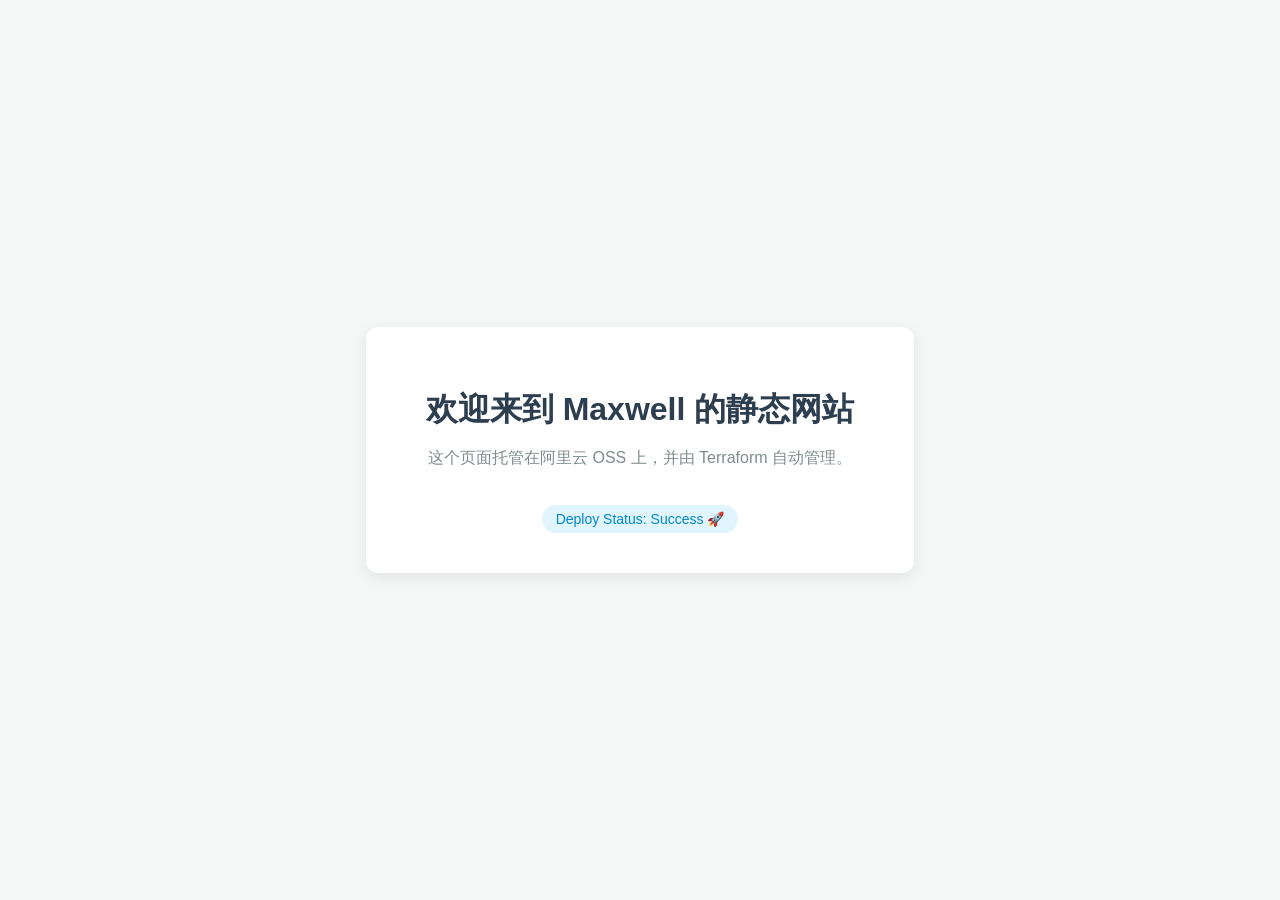
<file: alicloud-oss-static-website/index.html>
<!DOCTYPE html>
<html lang="zh-CN">
<head>
    <meta charset="UTF-8">
    <meta name="viewport" content="width=device-width, initial-scale=1.0">
    <title>Maxwell OSS Static Site</title>
    <style>
        body {
            font-family: -apple-system, BlinkMacSystemFont, "Segoe UI", Roboto, "Helvetica Neue", Arial, sans-serif;
            background-color: #f4f7f6;
            color: #333;
            display: flex;
            justify-content: center;
            align-items: center;
            height: 100vh;
            margin: 0;
        }
        .container {
            text-align: center;
            background: #ffffff;
            padding: 40px 60px;
            border-radius: 12px;
            box-shadow: 0 4px 15px rgba(0, 0, 0, 0.08);
        }
        h1 {
            color: #2c3e50;
            margin-bottom: 10px;
        }
        p {
            color: #7f8c8d;
            font-size: 16px;
        }
        .badge {
            display: inline-block;
            margin-top: 20px;
            padding: 6px 14px;
            background-color: #e1f5fe;
            color: #0288d1;
            border-radius: 20px;
            font-size: 14px;
            font-weight: 500;
        }
    </style>
</head>
<body>
    <div class="container">
        <h1>欢迎来到 Maxwell 的静态网站</h1>
        <p>这个页面托管在阿里云 OSS 上，并由 Terraform 自动管理。</p>
        <div class="badge">Deploy Status: Success 🚀</div>
    </div>
</body>
</html>
</file>
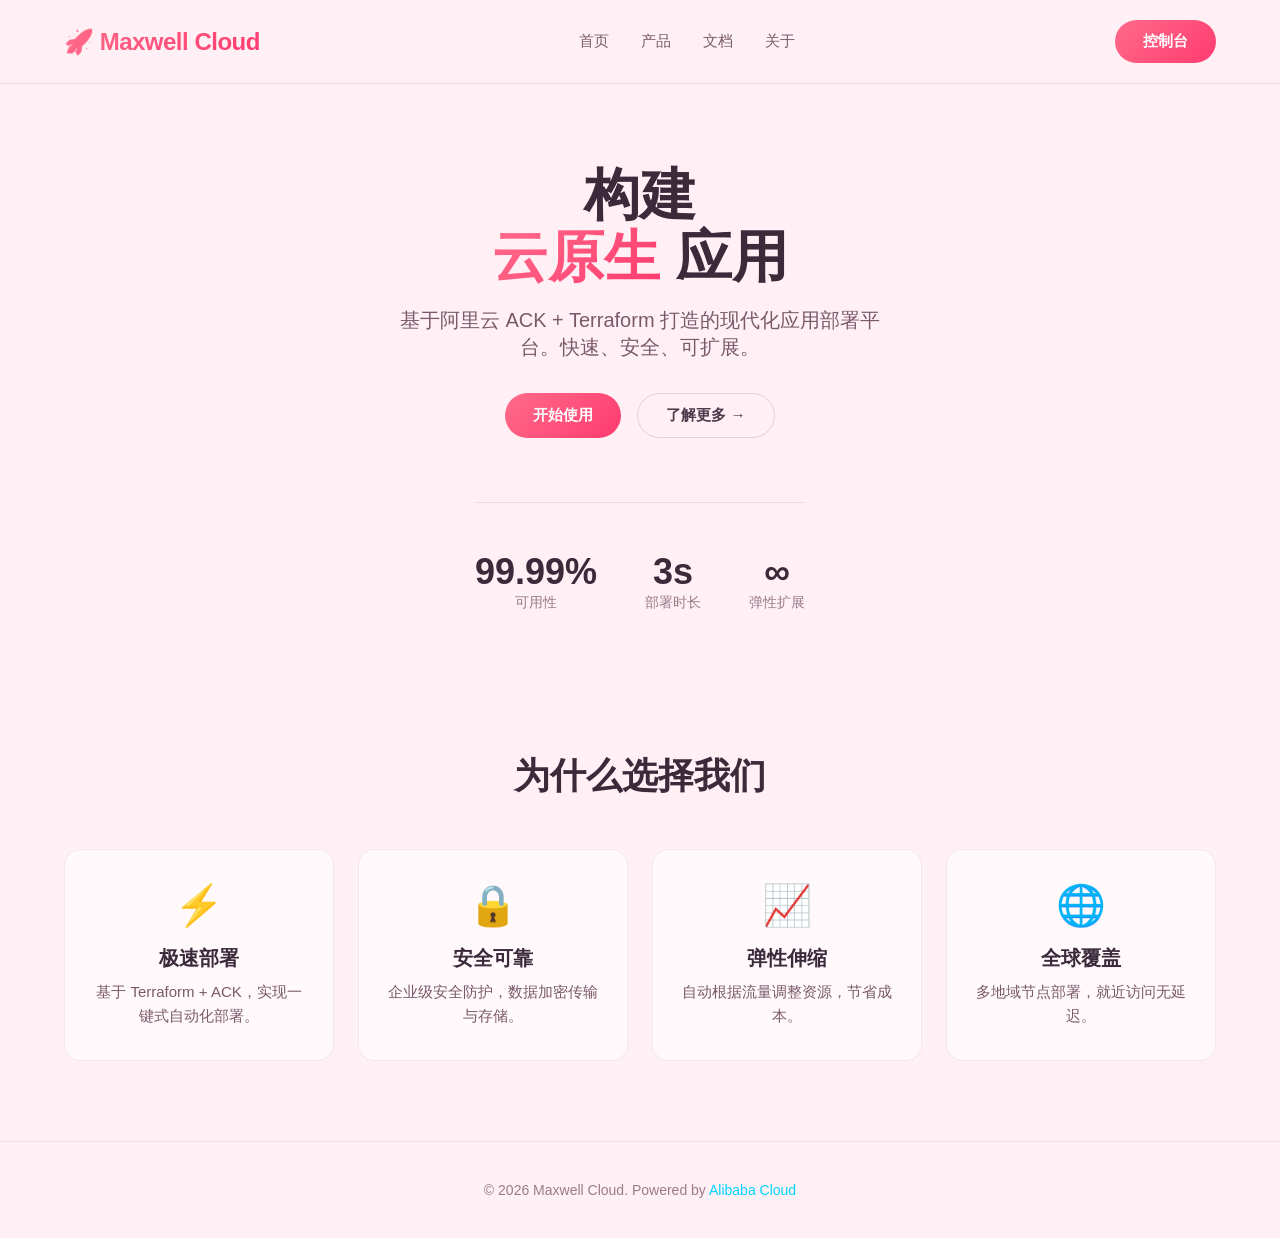
<file: alicloud-acr/web-fronted/index.html>
<!DOCTYPE html>
<html lang="zh-CN">
<head>
    <meta charset="UTF-8" />
    <meta name="viewport" content="width=device-width, initial-scale=1.0" />
    <title>Maxwell Cloud</title>
    <link rel="stylesheet" href="style.css" />
</head>
<body>

    <!-- 导航栏 -->
    <nav class="navbar">
        <div class="container">
            <div class="logo">🚀 Maxwell Cloud</div>
            <ul class="nav-links">
                <li><a href="#">首页</a></li>
                <li><a href="#">产品</a></li>
                <li><a href="#">文档</a></li>
                <li><a href="#">关于</a></li>
            </ul>
            <button class="btn-primary">控制台</button>
        </div>
    </nav>

    <!-- Hero 区域 -->
    <section class="hero">
        <div class="container">
            <div class="hero-content">
                <h1>构建<br /><span class="highlight">云原生</span> 应用</h1>
                <p>基于阿里云 ACK + Terraform 打造的现代化应用部署平台。快速、安全、可扩展。</p>
                <div class="hero-buttons">
                    <button class="btn-primary">开始使用</button>
                    <button class="btn-secondary">了解更多 →</button>
                </div>
            </div>
            <div class="hero-stats">
                <div class="stat-item">
                    <span class="stat-number">99.99%</span>
                    <span class="stat-label">可用性</span>
                </div>
                <div class="stat-item">
                    <span class="stat-number">3s</span>
                    <span class="stat-label">部署时长</span>
                </div>
                <div class="stat-item">
                    <span class="stat-number">∞</span>
                    <span class="stat-label">弹性扩展</span>
                </div>
            </div>
        </div>
    </section>

    <!-- 功能卡片 -->
    <section class="features">
        <div class="container">
            <h2>为什么选择我们</h2>
            <div class="feature-grid">
                <div class="feature-card">
                    <div class="icon">⚡</div>
                    <h3>极速部署</h3>
                    <p>基于 Terraform + ACK，实现一键式自动化部署。</p>
                </div>
                <div class="feature-card">
                    <div class="icon">🔒</div>
                    <h3>安全可靠</h3>
                    <p>企业级安全防护，数据加密传输与存储。</p>
                </div>
                <div class="feature-card">
                    <div class="icon">📈</div>
                    <h3>弹性伸缩</h3>
                    <p>自动根据流量调整资源，节省成本。</p>
                </div>
                <div class="feature-card">
                    <div class="icon">🌐</div>
                    <h3>全球覆盖</h3>
                    <p>多地域节点部署，就近访问无延迟。</p>
                </div>
            </div>
        </div>
    </section>

    <!-- 页脚 -->
    <footer>
        <div class="container">
            <p>&copy; 2026 Maxwell Cloud. Powered by <span style="color: #00d4ff;">Alibaba Cloud</span></p>
        </div>
    </footer>

</body>
</html>
</file>
<file: alicloud-acr/web-fronted/style.css>
/* ========== 全局重置 ========== */
* {
    margin: 0;
    padding: 0;
    box-sizing: border-box;
}

body {
    font-family: -apple-system, BlinkMacSystemFont, 'Segoe UI', Roboto, 'Helvetica Neue', Arial, sans-serif;
    background: #fff0f5;  /* 🔧 粉色背景（lavender blush） */
    color: #4a3a4a;
    min-height: 100vh;
}

.container {
    max-width: 1200px;
    margin: 0 auto;
    padding: 0 24px;
}

/* ========== 导航栏 ========== */
.navbar {
    padding: 20px 0;
    border-bottom: 1px solid rgba(180, 120, 140, 0.2);
    position: sticky;
    top: 0;
    z-index: 100;
    backdrop-filter: blur(16px);
    -webkit-backdrop-filter: blur(16px);
    background: rgba(255, 240, 245, 0.85);
}

.navbar .container {
    display: flex;
    align-items: center;
    justify-content: space-between;
}

.logo {
    font-size: 24px;
    font-weight: 700;
    letter-spacing: -0.5px;
    background: linear-gradient(135deg, #ff6b8a, #ff3b6f);
    -webkit-background-clip: text;
    -moz-background-clip: text;
    background-clip: text;
    -webkit-text-fill-color: transparent;
}

.nav-links {
    list-style: none;
    display: flex;
    gap: 32px;
}

.nav-links a {
    color: #7a5a6a;
    text-decoration: none;
    font-size: 15px;
    transition: color 0.3s;
}

.nav-links a:hover {
    color: #ff3b6f;
}

/* ========== 按钮 ========== */
.btn-primary {
    background: linear-gradient(135deg, #ff6b8a, #ff3b6f);
    border: none;
    padding: 12px 28px;
    border-radius: 40px;
    color: #fff;
    font-weight: 600;
    font-size: 15px;
    cursor: pointer;
    transition: transform 0.2s, box-shadow 0.3s;
}

.btn-primary:hover {
    transform: scale(1.05);
    box-shadow: 0 8px 32px rgba(255, 59, 111, 0.35);
}

.btn-secondary {
    background: transparent;
    border: 1px solid rgba(180, 120, 140, 0.3);
    padding: 12px 28px;
    border-radius: 40px;
    color: #4a3a4a;
    font-weight: 600;
    font-size: 15px;
    cursor: pointer;
    transition: background 0.3s, border-color 0.3s;
}

.btn-secondary:hover {
    background: rgba(255, 59, 111, 0.08);
    border-color: #ff3b6f;
}

/* ========== Hero 区域 ========== */
.hero {
    padding: 80px 0 60px;
}

.hero .container {
    display: flex;
    flex-direction: column;
    align-items: center;
    text-align: center;
}

.hero-content h1 {
    font-size: 56px;
    font-weight: 800;
    line-height: 1.1;
    margin-bottom: 20px;
    color: #3a2a3a;
}

.hero-content .highlight {
    background: linear-gradient(135deg, #ff6b8a, #ff3b6f);
    -webkit-background-clip: text;
    -moz-background-clip: text;
    background-clip: text;
    -webkit-text-fill-color: transparent;
}

.hero-content p {
    font-size: 20px;
    color: #7a5a6a;
    max-width: 520px;
    margin: 0 auto 32px;
}

.hero-buttons {
    display: flex;
    gap: 16px;
    justify-content: center;
    flex-wrap: wrap;
}

.hero-stats {
    display: flex;
    gap: 48px;
    margin-top: 64px;
    padding-top: 48px;
    border-top: 1px solid rgba(180, 120, 140, 0.2);
}

.stat-number {
    display: block;
    font-size: 36px;
    font-weight: 700;
    color: #3a2a3a;
}

.stat-label {
    font-size: 14px;
    color: #9a7a8a;
}

/* ========== Features ========== */
.features {
    padding: 80px 0;
}

.features h2 {
    text-align: center;
    font-size: 36px;
    font-weight: 700;
    margin-bottom: 48px;
    color: #3a2a3a;
}

.feature-grid {
    display: grid;
    grid-template-columns: repeat(auto-fit, minmax(240px, 1fr));
    gap: 24px;
}

.feature-card {
    background: rgba(255, 255, 255, 0.6);
    border: 1px solid rgba(200, 160, 175, 0.2);
    border-radius: 16px;
    padding: 32px 24px;
    text-align: center;
    transition: transform 0.3s, background 0.3s;
}

.feature-card:hover {
    transform: translateY(-8px);
    background: rgba(255, 255, 255, 0.9);
}

.feature-card .icon {
    font-size: 40px;
    margin-bottom: 16px;
}

.feature-card h3 {
    font-size: 20px;
    margin-bottom: 8px;
    color: #3a2a3a;
}

.feature-card p {
    color: #7a5a6a;
    font-size: 15px;
    line-height: 1.6;
}

/* ========== 页脚 ========== */
footer {
    padding: 40px 0;
    border-top: 1px solid rgba(180, 120, 140, 0.15);
    text-align: center;
    color: #9a7a8a;
    font-size: 14px;
}

footer .container span {
    color: #ff3b6f;
}

/* ========== 响应式 ========== */
@media (max-width: 768px) {
    .hero-content h1 {
        font-size: 36px;
    }

    .hero-content p {
        font-size: 17px;
    }

    .hero-stats {
        gap: 24px;
        flex-wrap: wrap;
        justify-content: center;
    }

    .stat-number {
        font-size: 28px;
    }

    .nav-links {
        display: none;
    }

    .feature-grid {
        grid-template-columns: 1fr 1fr;
    }
}

@media (max-width: 480px) {
    .feature-grid {
        grid-template-columns: 1fr;
    }

    .hero-buttons {
        flex-direction: column;
        align-items: center;
    }

    .hero-buttons button {
        width: 100%;
        max-width: 280px;
    }
}
</file>
